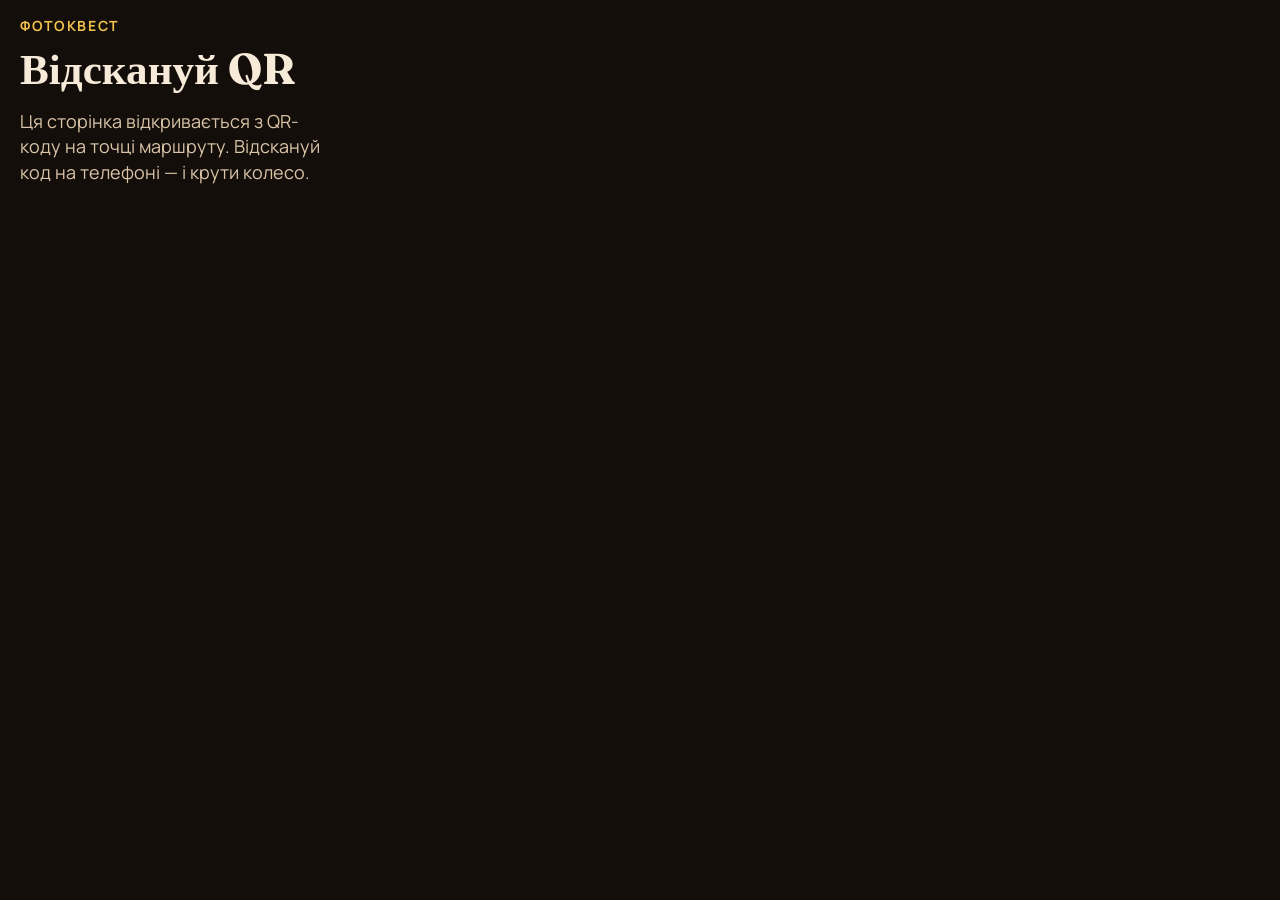
<file: index.html>
<!DOCTYPE html>
<html lang="uk">
  <head>
    <meta charset="utf-8" />
    <meta
      name="viewport"
      content="width=device-width, initial-scale=1, viewport-fit=cover"
    />
    <meta name="theme-color" content="#140e0a" />
    <meta name="apple-mobile-web-app-capable" content="yes" />
    <title>Квест</title>
    <link rel="preconnect" href="https://fonts.googleapis.com" />
    <link rel="preconnect" href="https://fonts.gstatic.com" crossorigin />
    <link
      href="https://fonts.googleapis.com/css2?family=Fraunces:opsz,wght@9..144,600;9..144,700&family=Manrope:wght@500;600;700&display=swap"
      rel="stylesheet"
    />
    <link rel="stylesheet" href="css/app.css?v=6" />
  </head>
  <body>
    <main class="app">
      <noscript>
        <p>Увімкни JavaScript, щоб крутити колесо.</p>
      </noscript>
      <section id="screen-home" class="screen is-on">
        <p class="eyebrow">Фотоквест</p>
        <h1>Відскануй QR</h1>
        <p class="lede">
          Ця сторінка відкривається з QR-коду на точці маршруту. Відскануй код
          на телефоні — і крути колесо.
        </p>
      </section>

      <section id="screen-wheel" class="screen" hidden>
        <h1 id="wheel-title">Колесо фортуни</h1>
        <div class="wheel-stage">
          <div class="wheel-wrap">
            <div class="pointer" aria-hidden="true"></div>
            <div class="wheel-frame">
              <canvas id="wheel" width="320" height="320"></canvas>
            </div>
          </div>
        </div>
        <button id="spin-btn" class="btn" type="button">Крутити</button>
      </section>

      <section id="screen-prize" class="screen" hidden>
        <p class="eyebrow">Твій подарунок</p>
        <p id="prize-emoji" class="prize-emoji" aria-hidden="true"></p>
        <h1 id="prize-label"></h1>
        <button id="prize-continue" class="btn" type="button">Далі</button>
      </section>

      <section id="screen-clue" class="screen screen-clue" hidden>
        <p id="clue-prompt" class="clue-prompt">Знайди це місце</p>
        <figure class="photo-wrap">
          <img id="clue-image" alt="" />
        </figure>
        <p id="clue-ending" class="ending" hidden></p>
        <p id="clue-hint" class="hint" hidden></p>
        <button
          id="hint-btn"
          class="btn btn-ghost"
          type="button"
          aria-expanded="false"
        >
          Підказка
        </button>
      </section>
    </main>

    <script src="js/quest.js?v=6"></script>
    <script src="js/wheel.js?v=6"></script>
    <script src="js/app.js?v=6"></script>
  </body>
</html>
</file>
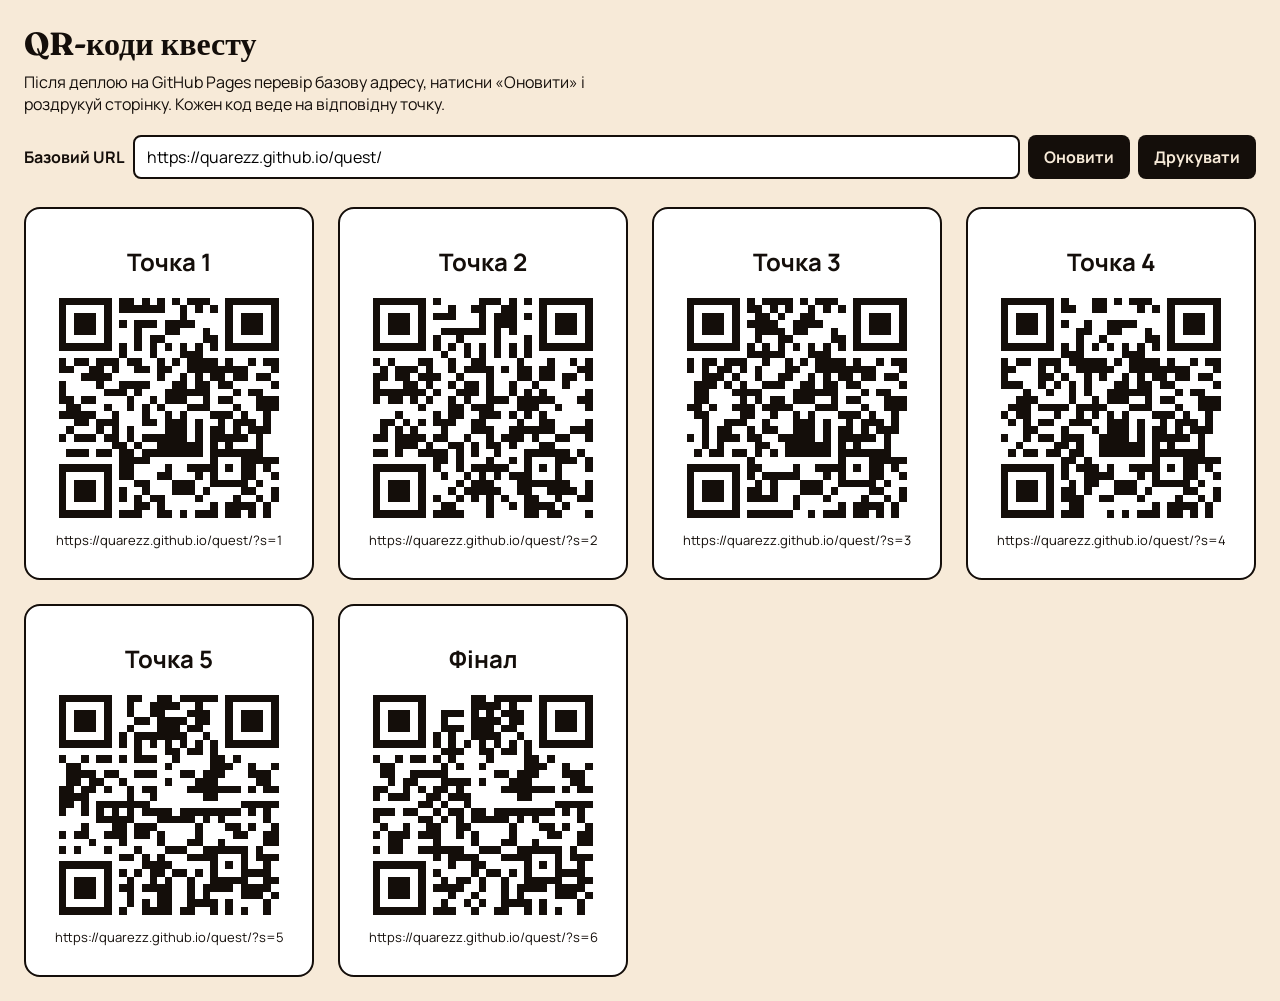
<file: print.html>
<!DOCTYPE html>
<html lang="uk">
  <head>
    <meta charset="utf-8" />
    <meta name="viewport" content="width=device-width, initial-scale=1" />
    <title>QR-коди квесту</title>
    <link rel="preconnect" href="https://fonts.googleapis.com" />
    <link rel="preconnect" href="https://fonts.gstatic.com" crossorigin />
    <link
      href="https://fonts.googleapis.com/css2?family=Fraunces:opsz,wght@9..144,700&family=Manrope:wght@500;700&display=swap"
      rel="stylesheet"
    />
    <style>
      :root {
        --bg: #f7ead8;
        --ink: #140e0a;
        --gold: #c9a227;
      }
      * {
        box-sizing: border-box;
      }
      body {
        margin: 0;
        padding: 24px;
        background: var(--bg);
        color: var(--ink);
        font-family: Manrope, system-ui, sans-serif;
      }
      h1 {
        font-family: Fraunces, Georgia, serif;
        margin: 0 0 8px;
      }
      .controls {
        display: flex;
        flex-wrap: wrap;
        gap: 8px;
        align-items: center;
        margin: 16px 0 28px;
      }
      label {
        font-weight: 700;
      }
      input {
        flex: 1 1 280px;
        min-height: 44px;
        padding: 8px 12px;
        font: inherit;
        font-size: 16px;
        border: 2px solid var(--ink);
        border-radius: 8px;
      }
      button {
        min-height: 44px;
        padding: 8px 16px;
        font: inherit;
        font-weight: 700;
        background: var(--ink);
        color: var(--bg);
        border: 0;
        border-radius: 8px;
      }
      .note {
        margin: 0 0 20px;
        max-width: 60ch;
      }
      .grid {
        display: grid;
        grid-template-columns: repeat(auto-fit, minmax(240px, 1fr));
        gap: 24px;
      }
      .card {
        background: #fff;
        border: 2px solid var(--ink);
        border-radius: 16px;
        padding: 16px;
        text-align: center;
        break-inside: avoid;
      }
      .qr {
        display: flex;
        justify-content: center;
        margin: 12px 0;
      }
      .qr canvas,
      .qr img {
        width: 220px;
        height: 220px;
      }
      .url {
        font-size: 13px;
        word-break: break-all;
      }
      @media print {
        .controls,
        .note,
        .no-print {
          display: none !important;
        }
        body {
          padding: 0;
          background: #fff;
        }
        .grid {
          grid-template-columns: repeat(2, 1fr);
        }
      }
    </style>
  </head>
  <body>
    <h1>QR-коди квесту</h1>
    <p class="note">
      Після деплою на GitHub Pages перевір базову адресу, натисни «Оновити» і
      роздрукуй сторінку. Кожен код веде на відповідну точку.
    </p>
    <div class="controls no-print">
      <label for="base">Базовий URL</label>
      <input id="base" type="url" />
      <button id="refresh" type="button">Оновити</button>
      <button id="print" type="button">Друкувати</button>
    </div>
    <div id="grid" class="grid"></div>
    <script src="js/qrcode.min.js"></script>
    <script>
      const DEFAULT_BASE = "https://quarezz.github.io/quest/";
      const STOPS = [
        { id: 1, title: "Точка 1" },
        { id: 2, title: "Точка 2" },
        { id: 3, title: "Точка 3" },
        { id: 4, title: "Точка 4" },
        { id: 5, title: "Точка 5" },
        { id: 6, title: "Фінал" },
      ];

      const baseInput = document.querySelector("#base");
      const grid = document.querySelector("#grid");

      function normalizeBase(value) {
        const trimmed = (value || DEFAULT_BASE).trim();
        try {
          const url = new URL(trimmed);
          let path = url.pathname;
          if (!path.endsWith("/")) path += "/";
          return `${url.origin}${path}`;
        } catch {
          return DEFAULT_BASE;
        }
      }

      function stopUrl(base, id) {
        return `${base}?s=${id}`;
      }

      function render() {
        const base = normalizeBase(baseInput.value);
        baseInput.value = base.replace(/\/$/, "") + "/";
        grid.innerHTML = "";
        STOPS.forEach((stop) => {
          const url = stopUrl(base, stop.id);
          const card = document.createElement("article");
          card.className = "card";
          card.innerHTML = `<h2>${stop.title}</h2><div class="qr"></div><p class="url">${url}</p>`;
          grid.appendChild(card);
          new QRCode(card.querySelector(".qr"), {
            text: url,
            width: 220,
            height: 220,
            colorDark: "#140e0a",
            colorLight: "#ffffff",
            correctLevel: QRCode.CorrectLevel.M,
          });
        });
      }

      baseInput.value = DEFAULT_BASE;
      document.querySelector("#refresh").addEventListener("click", render);
      document.querySelector("#print").addEventListener("click", () => window.print());
      render();
    </script>
  </body>
</html>
</file>
<file: css/app.css>
:root {
  --bg: #140e0a;
  --bg-2: #1f1610;
  --cream: #f7ead8;
  --gold: #f0c14b;
  --tomato: #e85d4c;
  --muted: #d9c4a8;
  --safe-t: env(safe-area-inset-top, 0px);
  --safe-b: env(safe-area-inset-bottom, 0px);
  --safe-l: env(safe-area-inset-left, 0px);
  --safe-r: env(safe-area-inset-right, 0px);
}

*,
*::before,
*::after {
  box-sizing: border-box;
}

html,
body {
  margin: 0;
  min-height: 100%;
  background: var(--bg);
  color: var(--cream);
  font-family: Manrope, system-ui, sans-serif;
  font-size: 18px;
  line-height: 1.4;
  -webkit-text-size-adjust: 100%;
}

body {
  min-height: 100dvh;
}

img {
  max-width: 100%;
  display: block;
}

.app {
  min-height: 100dvh;
  min-height: 100svh;
  padding: calc(16px + var(--safe-t)) calc(20px + var(--safe-r))
    calc(20px + var(--safe-b)) calc(20px + var(--safe-l));
}

.screen {
  display: none;
  min-height: calc(100dvh - 36px - var(--safe-t) - var(--safe-b));
  flex-direction: column;
  align-items: stretch;
}

.screen.is-on,
.screen:not([hidden]).is-on {
  display: flex;
}

.screen[hidden] {
  display: none !important;
}

.eyebrow {
  margin: 0 0 8px;
  color: var(--gold);
  font-size: 14px;
  font-weight: 700;
  letter-spacing: 0.12em;
  text-transform: uppercase;
}

h1 {
  margin: 0 0 16px;
  font-family: Fraunces, Georgia, serif;
  font-size: clamp(1.8rem, 7vw, 2.4rem);
  font-weight: 700;
  line-height: 1.15;
}

.lede {
  margin: 0;
  color: var(--muted);
  max-width: 28ch;
}

.wheel-stage {
  flex: 1 1 auto;
  display: flex;
  align-items: center;
  justify-content: center;
  margin: 8px 0 20px;
  min-height: 0;
}

.wheel-wrap {
  position: relative;
  width: min(86vw, 420px);
  padding-top: 10px;
}

.wheel-frame {
  width: 100%;
  aspect-ratio: 1;
}

.pointer {
  position: absolute;
  top: 0;
  left: 50%;
  z-index: 2;
  width: 0;
  height: 0;
  border-left: 14px solid transparent;
  border-right: 14px solid transparent;
  border-top: 28px solid var(--gold);
  transform: translateX(-50%);
  filter: drop-shadow(0 2px 0 #140e0a);
}

#wheel {
  display: block;
  width: 100%;
  height: auto;
  border-radius: 50%;
  box-shadow: 0 0 0 6px #140e0a, 0 0 0 10px var(--gold);
}

.btn {
  appearance: none;
  display: flex;
  align-items: center;
  justify-content: center;
  width: 100%;
  min-height: 56px;
  margin-top: auto;
  padding: 14px 20px;
  border: 0;
  border-radius: 16px;
  background: var(--gold);
  color: #140e0a;
  font-family: inherit;
  font-size: 18px;
  font-weight: 700;
  letter-spacing: 0.02em;
  touch-action: manipulation;
  -webkit-tap-highlight-color: transparent;
}

.btn:disabled {
  opacity: 0.7;
}

.btn-ghost {
  margin-top: 12px;
  background: transparent;
  color: var(--cream);
  box-shadow: inset 0 0 0 2px var(--cream);
}

.prize-emoji {
  margin: auto 0 8px;
  font-size: 96px;
  line-height: 1;
  text-align: center;
}

#prize-label {
  text-align: center;
}

.screen-clue {
  gap: 12px;
}

.clue-prompt {
  margin: 0;
  font-family: Fraunces, Georgia, serif;
  font-size: 1.35rem;
  font-weight: 600;
}

.photo-wrap {
  margin: 0;
  flex: 1 1 auto;
  min-height: 0;
  display: flex;
  align-items: center;
  justify-content: center;
  overflow: hidden;
  border-radius: 18px;
  background: var(--bg-2);
}

.photo-wrap img {
  width: 100%;
  height: 100%;
  max-height: calc(100dvh - 210px);
  object-fit: contain;
}

.hint,
.ending {
  margin: 0;
  color: var(--muted);
}

.ending {
  color: var(--cream);
}
</file>
